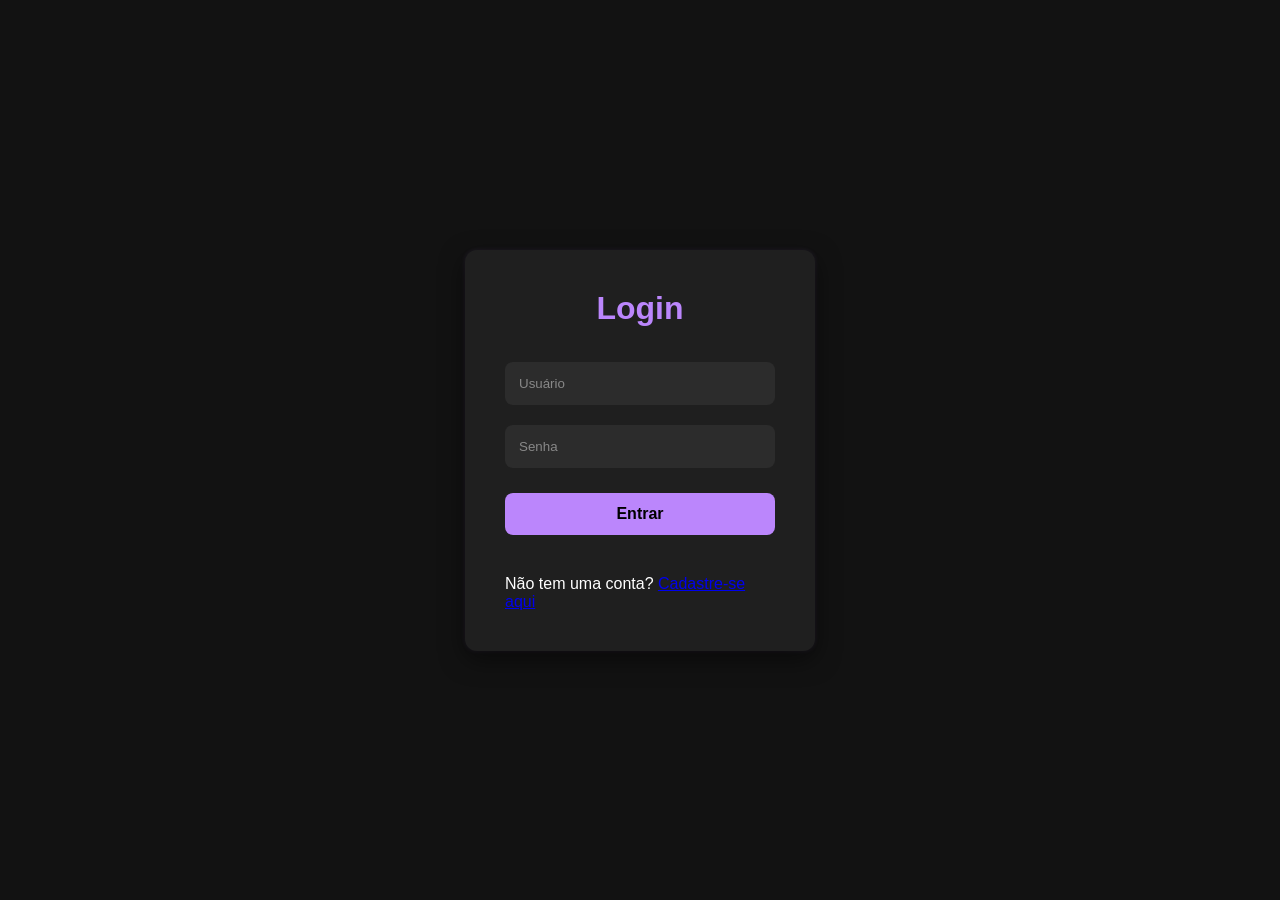
<file: index.html>
<!DOCTYPE html>
<html lang="pt-br">
<head>
    <meta charset="UTF-8">
    <meta name="viewport" content="width=device-width, initial-scale=1.0">
    <title>Tela de Login</title>
    <link rel="stylesheet" href="style.css">
</head>
<body>
    <div class="login-container">
        <h1>Login</h1>
        <form id="loginForm">
            <input type="text" id="usuario" placeholder="Usuário" required>
            <input type="password" id="senha" placeholder="Senha" required>
            <button type="submit">Entrar</button>
            <p id="mensagem"></p>
        </form>
        
        <div class="footer-links">
            <p>Não tem uma conta? <a href="cadastro.html">Cadastre-se aqui</a></p>
        </div>
    </div>
    <script src="script.js"></script>
</body>
</html>
</file>
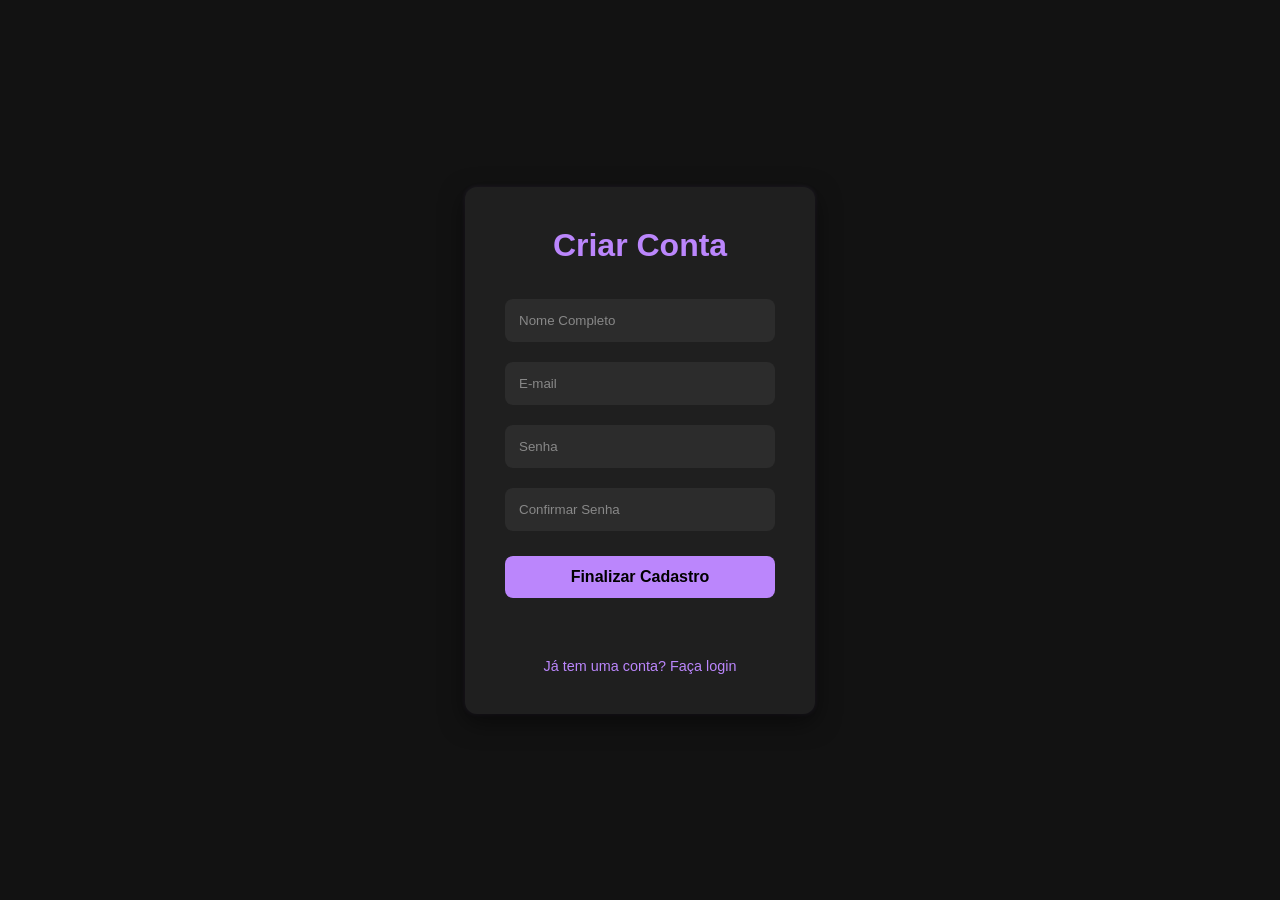
<file: cadastro.html>
<!DOCTYPE html>
<html lang="pt-br">

<head>
    <meta charset="UTF-8">
    <meta name="viewport" content="width=device-width, initial-scale=1.0">
    <title>Tela de Cadastro</title>
    <link rel="stylesheet" href="style.css">
</head>

<body>
    <div class="login-container">
        <h1>Criar Conta</h1>
        <form id="cadastroForm">
            <input type="text" id="nome" placeholder="Nome Completo">
            <input type="email" id="email" placeholder="E-mail">
            <input type="password" id="senha" placeholder="Senha">
            <input type="password" id="confirmarSenha" placeholder="Confirmar Senha">
            
            <button type="submit">Finalizar Cadastro</button>
            
            <p id="mensagem"></p>
        </form>
        <a href="#" class="link-login">Já tem uma conta? Faça login</a>
    </div>
    <script src="script.js"></script>
</body>

</html>
</file>
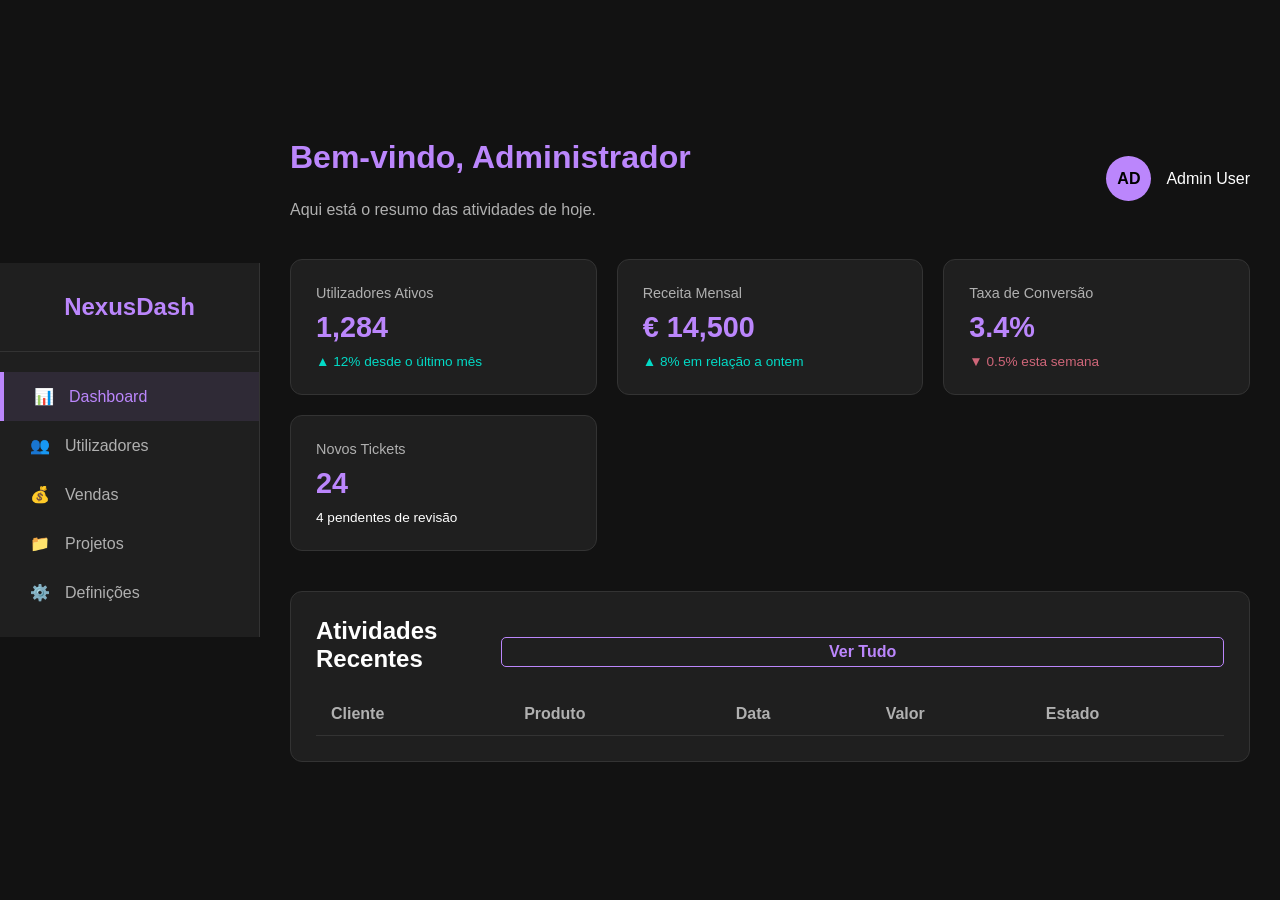
<file: dashboard.html>
<!DOCTYPE html>
<html lang="pt-pt">

<head>
    <meta charset="UTF-8">
    <meta name="viewport" content="width=device-width, initial-scale=1.0">
    <title>Painel de Controlo - Dashboard</title>
    <link rel="stylesheet" href="style.css">
</head>

<body>
    <!-- Barra Lateral -->
    <aside>
        <div class="logo">Nexus<span>Dash</span></div>
        <nav>
            <ul>
                <li class="active"><span class="nav-icon">📊</span> <span>Dashboard</span></li>
                <li><span class="nav-icon">👥</span> <span>Utilizadores</span></li>
                <li><span class="nav-icon">💰</span> <span>Vendas</span></li>
                <li><span class="nav-icon">📁</span> <span>Projetos</span></li>
                <li><span class="nav-icon">⚙️</span> <span>Definições</span></li>
            </ul>
        </nav>
    </aside>

    <!-- Conteúdo Principal -->
    <main>
        <header>
            <div>
                <h1>Bem-vindo, Administrador</h1>
                <p style="color: var(--cor-texto-secundario);">Aqui está o resumo das atividades de hoje.</p>
            </div>
            <div class="user-info">
                <div class="user-avatar">AD</div>
                <span>Admin User</span>
            </div>
        </header>

        <!-- Grade de Estatísticas -->
        <div class="stats-grid">
            <div class="card">
                <div class="card-title">Utilizadores Ativos</div>
                <div class="card-value">1,284</div>
                <div class="card-trend trend-up">▲ 12% desde o último mês</div>
            </div>
            <div class="card">
                <div class="card-title">Receita Mensal</div>
                <div class="card-value">€ 14,500</div>
                <div class="card-trend trend-up">▲ 8% em relação a ontem</div>
            </div>
            <div class="card">
                <div class="card-title">Taxa de Conversão</div>
                <div class="card-value">3.4%</div>
                <div class="card-trend trend-down">▼ 0.5% esta semana</div>
            </div>
            <div class="card">
                <div class="card-title">Novos Tickets</div>
                <div class="card-value">24</div>
                <div class="card-trend">4 pendentes de revisão</div>
            </div>
        </div>

        <!-- Tabela de Atividades -->
        <div class="recent-activity">
            <div class="section-header">
                <h2>Atividades Recentes</h2>
                <button style="background: none; border: 1px solid var(--cor-primaria); color: var(--cor-primaria); padding: 5px 15px; border-radius: 5px; cursor: pointer;">Ver Tudo</button>
            </div>
            <table>
                <thead>
                    <tr>
                        <th>Cliente</th>
                        <th>Produto</th>
                        <th>Data</th>
                        <th>Valor</th>
                        <th>Estado</th>
                    </tr>
                </thead>
                <tbody id="activityTable">
                    <!-- Dados inseridos via JS -->
                </tbody>
            </table>
        </div>
    </main>
    <script src="script.js"></script>
</body>

</html>
</file>
<file: style.css>
body {
    font-family: Arial, sans-serif;
    background-color: #121212;
    color: #fff;
    display: flex;
    justify-content: center;
    align-items: center;
    height: 100vh;
}

.login-container {
    background-color: #1f1f1f;
    padding: 30px;
    border-radius: 10px;
    box-shadow: 0 0 15px rgba(255, 255, 255, 0.1);
    width: 300px;
}

.login-container input {
    width: 100%;
    margin: 10px 0;
    padding: 10px;
    border: none;
    border-radius: 5px;
}

button {
    width: 100%;
    padding: 10px;
    background-color: #03dac6;
    color: #000;
    border: none;
    border-radius: 5px;
    font-weight: bold;
    cursor: pointer;
}

button:hover {
    background-color: #00bfa5;
}

#mensagem {
    margin-top: 10px;
    color: #ff5252;
    font-weight: bold;
}
        /* Novo esquema de cores: Roxo Elétrico / Ametista */
        :root {
            --bg-principal: #121212;
            --bg-container: #1f1f1f;
            --cor-primaria: #bb86fc; /* Roxo principal */
            --cor-primaria-hover: #a370f7;
            --cor-texto: #ffffff;
            --cor-input: #2c2c2c;
            --cor-erro: #cf6679; /* Vermelho suave para erros */
        }

        body {
            font-family: 'Segoe UI', Tahoma, Geneva, Verdana, sans-serif;
            background-color: var(--bg-principal);
            color: var(--cor-texto);
            display: flex;
            justify-content: center;
            align-items: center;
            height: 100vh;
            margin: 0;
        }

        .login-container {
            background-color: var(--bg-container);
            padding: 40px;
            border-radius: 12px;
            box-shadow: 0 8px 24px rgba(0, 0, 0, 0.5), 0 0 5px rgba(187, 134, 252, 0.1);
            width: 350px;
        }

        h1 {
            text-align: center;
            margin-bottom: 25px;
            font-weight: 600;
            color: var(--cor-primaria);
        }

        .login-container input {
            width: 100%;
            margin: 10px 0;
            padding: 12px;
            border: 2px solid transparent;
            border-radius: 8px;
            box-sizing: border-box;
            background-color: var(--cor-input);
            color: var(--cor-texto);
            transition: border-color 0.3s, box-shadow 0.3s;
        }

        .login-container input:focus {
            outline: none;
            border-color: var(--cor-primaria);
            box-shadow: 0 0 8px rgba(187, 134, 252, 0.2);
        }

        .login-container input::placeholder {
            color: #888;
        }

        button {
            width: 100%;
            padding: 12px;
            background-color: var(--cor-primaria);
            color: #000;
            border: none;
            border-radius: 8px;
            font-weight: bold;
            font-size: 16px;
            cursor: pointer;
            margin-top: 15px;
            transition: background-color 0.3s, transform 0.1s;
        }

        button:hover {
            background-color: var(--cor-primaria-hover);
        }

        button:active {
            transform: scale(0.98);
        }

        #mensagem {
            margin-top: 20px;
            color: var(--cor-erro);
            font-weight: bold;
            text-align: center;
            font-size: 14px;
            min-height: 20px;
        }

        .link-login {
            display: block;
            text-align: center;
            margin-top: 20px;
            color: var(--cor-primaria);
            text-decoration: none;
            font-size: 0.9em;
            transition: color 0.3s;
        }

        .link-login:hover {
            color: var(--cor-texto);
            text-decoration: underline;
        }
        /* Variáveis de cores baseadas no tema anterior */
        :root {
            --bg-principal: #121212;
            --bg-sidebar: #1f1f1f;
            --bg-card: #252525;
            --cor-primaria: #bb86fc;
            --cor-primaria-hover: #a370f7;
            --cor-texto: #ffffff;
            --cor-texto-secundario: #b0b0b0;
            --cor-borda: #333333;
            --cor-sucesso: #03dac6;
            --cor-erro: #cf6679;
        }

        * {
            margin: 0;
            padding: 0;
            box-sizing: border-box;
            font-family: 'Segoe UI', Tahoma, Geneva, Verdana, sans-serif;
        }

        body {
            background-color: var(--bg-principal);
            color: var(--cor-texto);
            display: flex;
            min-height: 100vh;
        }

        /* Sidebar */
        aside {
            width: 260px;
            background-color: var(--bg-sidebar);
            border-right: 1px solid var(--cor-borda);
            display: flex;
            flex-direction: column;
            transition: all 0.3s;
        }

        .logo {
            padding: 30px;
            font-size: 1.5rem;
            font-weight: bold;
            color: var(--cor-primaria);
            text-align: center;
            border-bottom: 1px solid var(--cor-borda);
        }

        nav {
            flex: 1;
            padding: 20px 0;
        }

        nav ul {
            list-style: none;
        }

        nav ul li {
            padding: 15px 30px;
            cursor: pointer;
            transition: 0.3s;
            display: flex;
            align-items: center;
            color: var(--cor-texto-secundario);
        }

        nav ul li:hover, nav ul li.active {
            background-color: rgba(187, 134, 252, 0.1);
            color: var(--cor-primaria);
            border-left: 4px solid var(--cor-primaria);
        }

        .nav-icon {
            margin-right: 15px;
            width: 20px;
            text-align: center;
        }

        /* Conteúdo Principal */
        main {
            flex: 1;
            padding: 30px;
            overflow-y: auto;
        }

        header {
            display: flex;
            justify-content: space-between;
            align-items: center;
            margin-bottom: 40px;
        }

        .user-info {
            display: flex;
            align-items: center;
            gap: 15px;
        }

        .user-avatar {
            width: 45px;
            height: 45px;
            background-color: var(--cor-primaria);
            border-radius: 50%;
            display: flex;
            justify-content: center;
            align-items: center;
            font-weight: bold;
            color: #000;
        }

        /* Cards de Estatísticas */
        .stats-grid {
            display: grid;
            grid-template-columns: repeat(auto-fit, minmax(240px, 1fr));
            gap: 20px;
            margin-bottom: 40px;
        }

        .card {
            background-color: var(--bg-sidebar);
            padding: 25px;
            border-radius: 12px;
            border: 1px solid var(--cor-borda);
            transition: transform 0.3s, box-shadow 0.3s;
        }

        .card:hover {
            transform: translateY(-5px);
            box-shadow: 0 5px 15px rgba(0,0,0,0.3);
        }

        .card-title {
            color: var(--cor-texto-secundario);
            font-size: 0.9rem;
            margin-bottom: 10px;
        }

        .card-value {
            font-size: 1.8rem;
            font-weight: bold;
            color: var(--cor-primaria);
        }

        .card-trend {
            margin-top: 10px;
            font-size: 0.85rem;
        }

        .trend-up { color: var(--cor-sucesso); }
        .trend-down { color: var(--cor-erro); }

        /* Tabela de Atividades Recentes */
        .recent-activity {
            background-color: var(--bg-sidebar);
            border-radius: 12px;
            padding: 25px;
            border: 1px solid var(--cor-borda);
        }

        .section-header {
            margin-bottom: 20px;
            display: flex;
            justify-content: space-between;
            align-items: center;
        }

        table {
            width: 100%;
            border-collapse: collapse;
        }

        th {
            text-align: left;
            color: var(--cor-texto-secundario);
            padding: 12px 15px;
            border-bottom: 1px solid var(--cor-borda);
        }

        td {
            padding: 15px;
            border-bottom: 1px solid var(--cor-borda);
        }

        tr:last-child td {
            border-bottom: none;
        }

        .status-badge {
            padding: 5px 10px;
            border-radius: 20px;
            font-size: 0.75rem;
            font-weight: bold;
        }

        .status-completado { background-color: rgba(3, 218, 198, 0.2); color: var(--cor-sucesso); }
        .status-pendente { background-color: rgba(255, 183, 77, 0.2); color: #ffb74d; }

        @media (max-width: 768px) {
            aside { width: 70px; }
            aside .logo, aside nav span { display: none; }
            .nav-icon { margin-right: 0; font-size: 1.2rem; }
            nav ul li { justify-content: center; padding: 20px; }
        }
</file>
